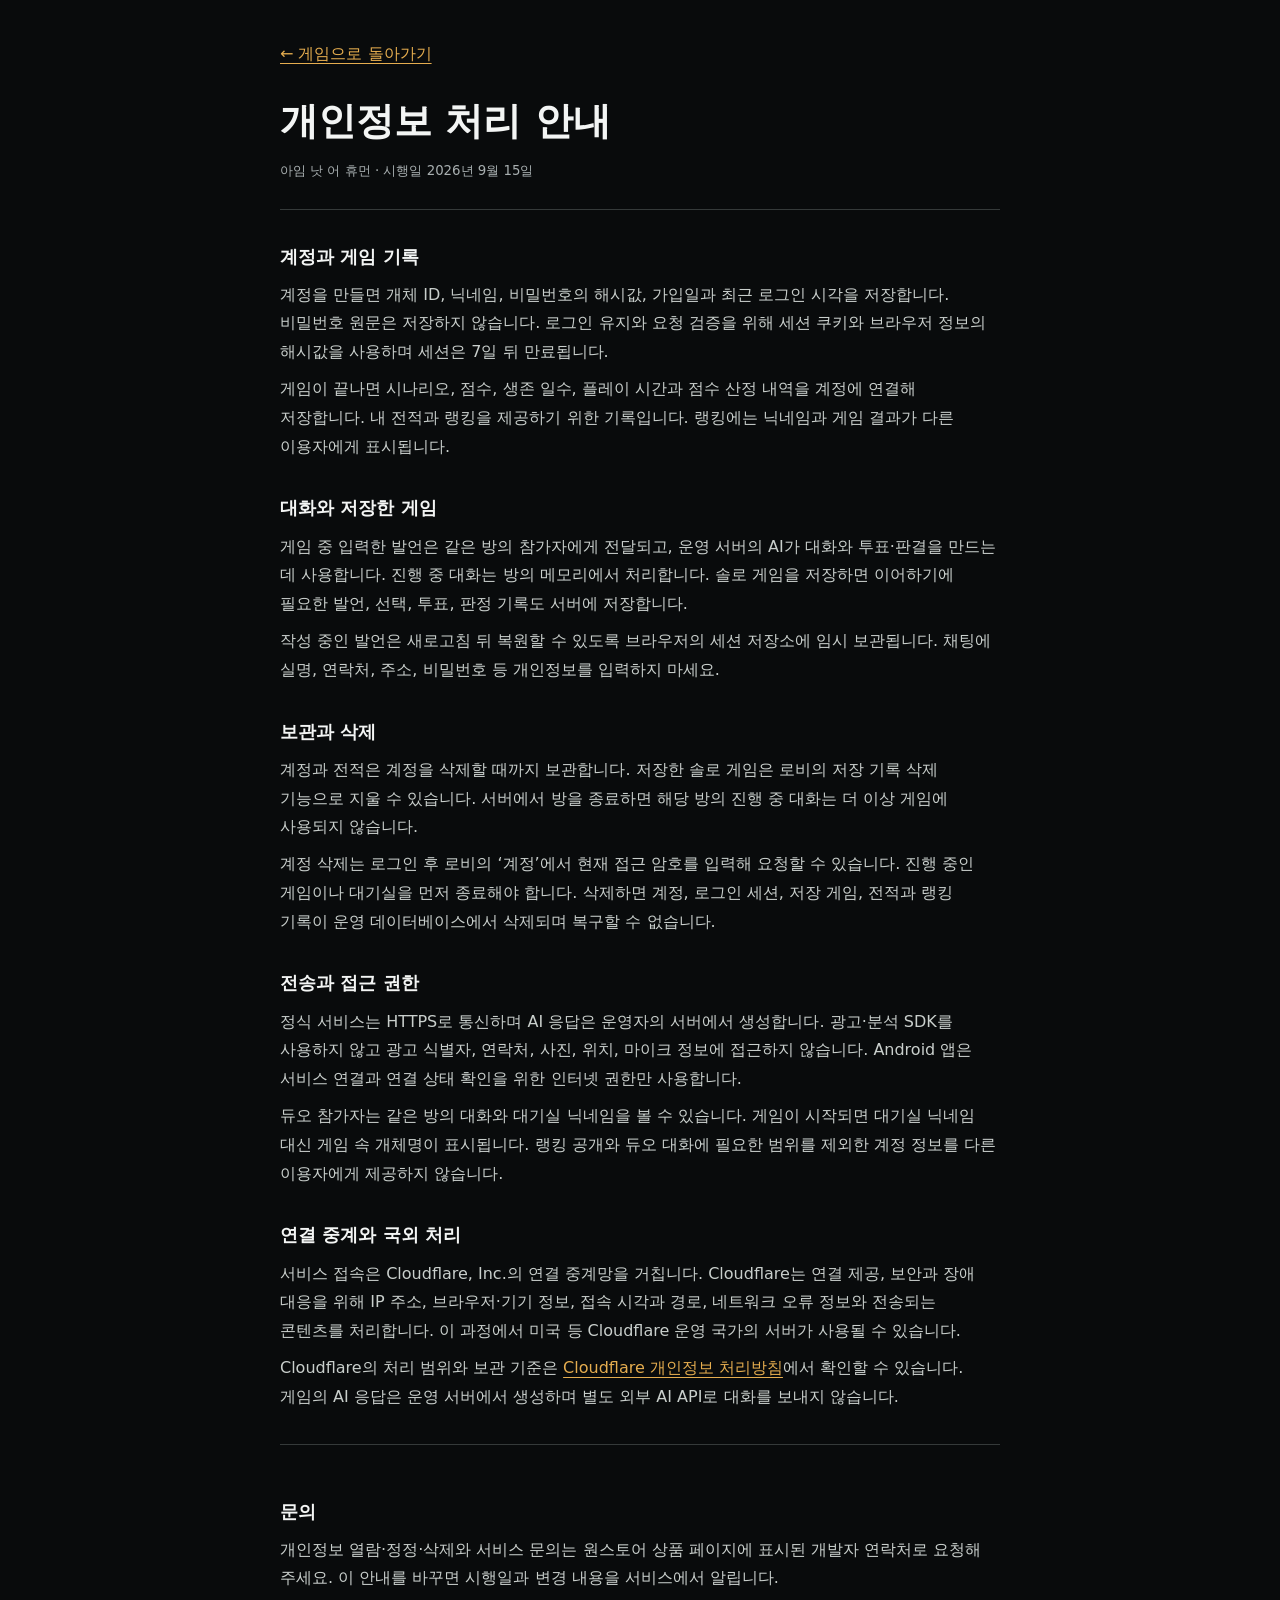
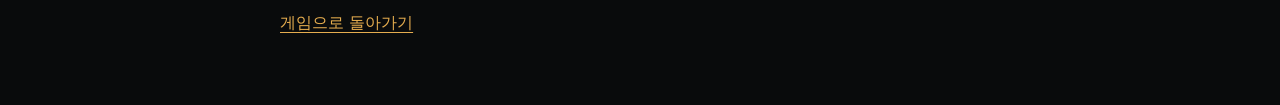
<file: static/privacy.html>
<!doctype html>
<html lang="ko">
<head>
  <meta charset="utf-8">
  <meta name="viewport" content="width=device-width, initial-scale=1, viewport-fit=cover">
  <meta name="theme-color" content="#090b0c">
  <title>개인정보 처리 안내 · 아임 낫 어 휴먼</title>
  <link rel="icon" href="/static/assets/app-icon.png?v=20260915">
  <style>
    :root{color-scheme:dark;font-family:"Noto Sans KR",system-ui,sans-serif;background:#090b0c;color:#f3f5f4}
    *{box-sizing:border-box}body{margin:0;padding:32px 22px 60px;line-height:1.8;word-break:keep-all;overflow-wrap:break-word}
    main{max-width:720px;margin:auto}header{padding-bottom:24px;border-bottom:1px solid #353a3a}h1{font-size:clamp(1.7rem,5vw,2.4rem);line-height:1.4;margin:18px 0 8px}
    h2{font-size:1.15rem;margin:30px 0 8px}p{margin:8px 0;color:#c9cfcc}small{color:#a8afb0}a{color:#e5ad4f;text-underline-offset:4px}.back{display:inline-flex;min-height:44px;align-items:center}
    a:focus-visible{outline:2px solid #e5ad4f;outline-offset:4px}footer{margin-top:32px;padding-top:20px;border-top:1px solid #353a3a}
  </style>
</head>
<body><main>
  <header><a class="back" href="/">← 게임으로 돌아가기</a><h1>개인정보 처리 안내</h1><small>아임 낫 어 휴먼 · 시행일 2026년 9월 15일</small></header>
  <section><h2>계정과 게임 기록</h2><p>계정을 만들면 개체 ID, 닉네임, 비밀번호의 해시값, 가입일과 최근 로그인 시각을 저장합니다. 비밀번호 원문은 저장하지 않습니다. 로그인 유지와 요청 검증을 위해 세션 쿠키와 브라우저 정보의 해시값을 사용하며 세션은 7일 뒤 만료됩니다.</p><p>게임이 끝나면 시나리오, 점수, 생존 일수, 플레이 시간과 점수 산정 내역을 계정에 연결해 저장합니다. 내 전적과 랭킹을 제공하기 위한 기록입니다. 랭킹에는 닉네임과 게임 결과가 다른 이용자에게 표시됩니다.</p></section>
  <section><h2>대화와 저장한 게임</h2><p>게임 중 입력한 발언은 같은 방의 참가자에게 전달되고, 운영 서버의 AI가 대화와 투표·판결을 만드는 데 사용합니다. 진행 중 대화는 방의 메모리에서 처리합니다. 솔로 게임을 저장하면 이어하기에 필요한 발언, 선택, 투표, 판정 기록도 서버에 저장합니다.</p><p>작성 중인 발언은 새로고침 뒤 복원할 수 있도록 브라우저의 세션 저장소에 임시 보관됩니다. 채팅에 실명, 연락처, 주소, 비밀번호 등 개인정보를 입력하지 마세요.</p></section>
  <section><h2>보관과 삭제</h2><p>계정과 전적은 계정을 삭제할 때까지 보관합니다. 저장한 솔로 게임은 로비의 저장 기록 삭제 기능으로 지울 수 있습니다. 서버에서 방을 종료하면 해당 방의 진행 중 대화는 더 이상 게임에 사용되지 않습니다.</p><p>계정 삭제는 로그인 후 로비의 ‘계정’에서 현재 접근 암호를 입력해 요청할 수 있습니다. 진행 중인 게임이나 대기실을 먼저 종료해야 합니다. 삭제하면 계정, 로그인 세션, 저장 게임, 전적과 랭킹 기록이 운영 데이터베이스에서 삭제되며 복구할 수 없습니다.</p></section>
  <section><h2>전송과 접근 권한</h2><p>정식 서비스는 HTTPS로 통신하며 AI 응답은 운영자의 서버에서 생성합니다. 광고·분석 SDK를 사용하지 않고 광고 식별자, 연락처, 사진, 위치, 마이크 정보에 접근하지 않습니다. Android 앱은 서비스 연결과 연결 상태 확인을 위한 인터넷 권한만 사용합니다.</p><p>듀오 참가자는 같은 방의 대화와 대기실 닉네임을 볼 수 있습니다. 게임이 시작되면 대기실 닉네임 대신 게임 속 개체명이 표시됩니다. 랭킹 공개와 듀오 대화에 필요한 범위를 제외한 계정 정보를 다른 이용자에게 제공하지 않습니다.</p></section>
  <section><h2>연결 중계와 국외 처리</h2><p>서비스 접속은 Cloudflare, Inc.의 연결 중계망을 거칩니다. Cloudflare는 연결 제공, 보안과 장애 대응을 위해 IP 주소, 브라우저·기기 정보, 접속 시각과 경로, 네트워크 오류 정보와 전송되는 콘텐츠를 처리합니다. 이 과정에서 미국 등 Cloudflare 운영 국가의 서버가 사용될 수 있습니다.</p><p>Cloudflare의 처리 범위와 보관 기준은 <a href="https://www.cloudflare.com/policies/privacy/" target="_blank" rel="noopener noreferrer">Cloudflare 개인정보 처리방침</a>에서 확인할 수 있습니다. 게임의 AI 응답은 운영 서버에서 생성하며 별도 외부 AI API로 대화를 보내지 않습니다.</p></section>
  <footer><h2>문의</h2><p>개인정보 열람·정정·삭제와 서비스 문의는 원스토어 상품 페이지에 표시된 개발자 연락처로 요청해 주세요. 이 안내를 바꾸면 시행일과 변경 내용을 서비스에서 알립니다.</p><a class="back" href="/">게임으로 돌아가기</a></footer>
</main></body></html>
</file>
